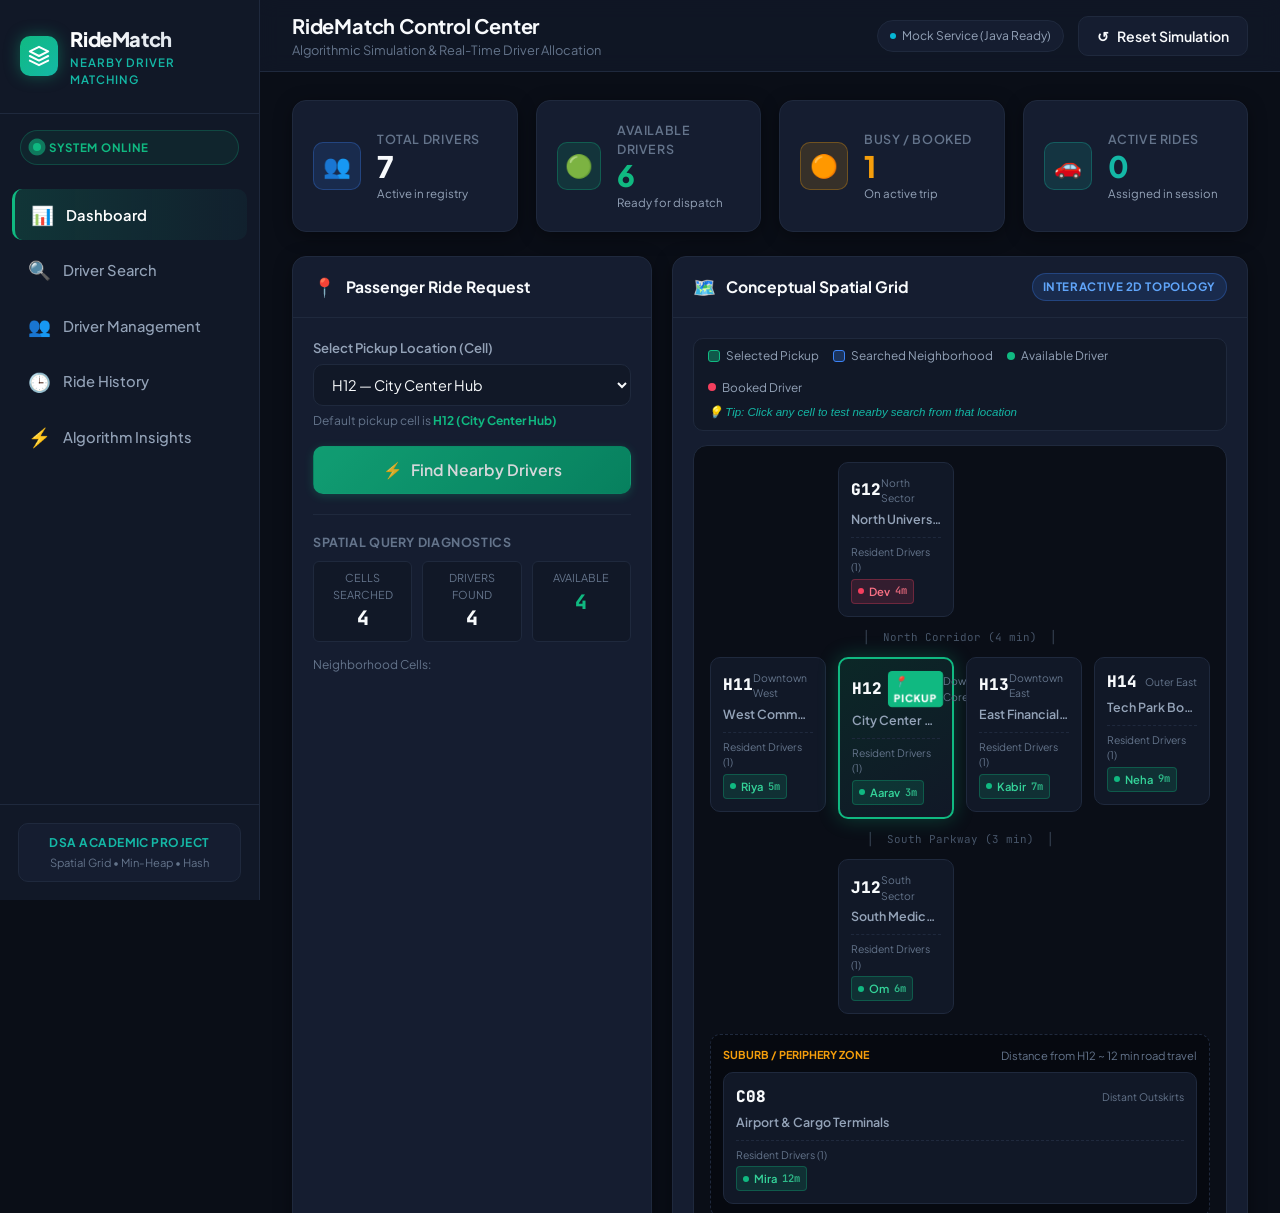
<file: index.html>
<!DOCTYPE html>
<html lang="en">
<head>
    <meta charset="UTF-8">
    <meta http-equiv="refresh" content="0; url=frontend/index.html">
    <title>Redirecting to RideMatch...</title>
</head>
<body style="background:#0a0e17; color:#f8fafc; font-family:sans-serif; text-align:center; padding-top:20vh;">
    <h2>Starting RideMatch — Nearby Driver Matching System...</h2>
    <p>If you are not redirected automatically, <a href="frontend/index.html" style="color:#10b981;">click here to launch the application</a>.</p>
</body>
</html>
</file>
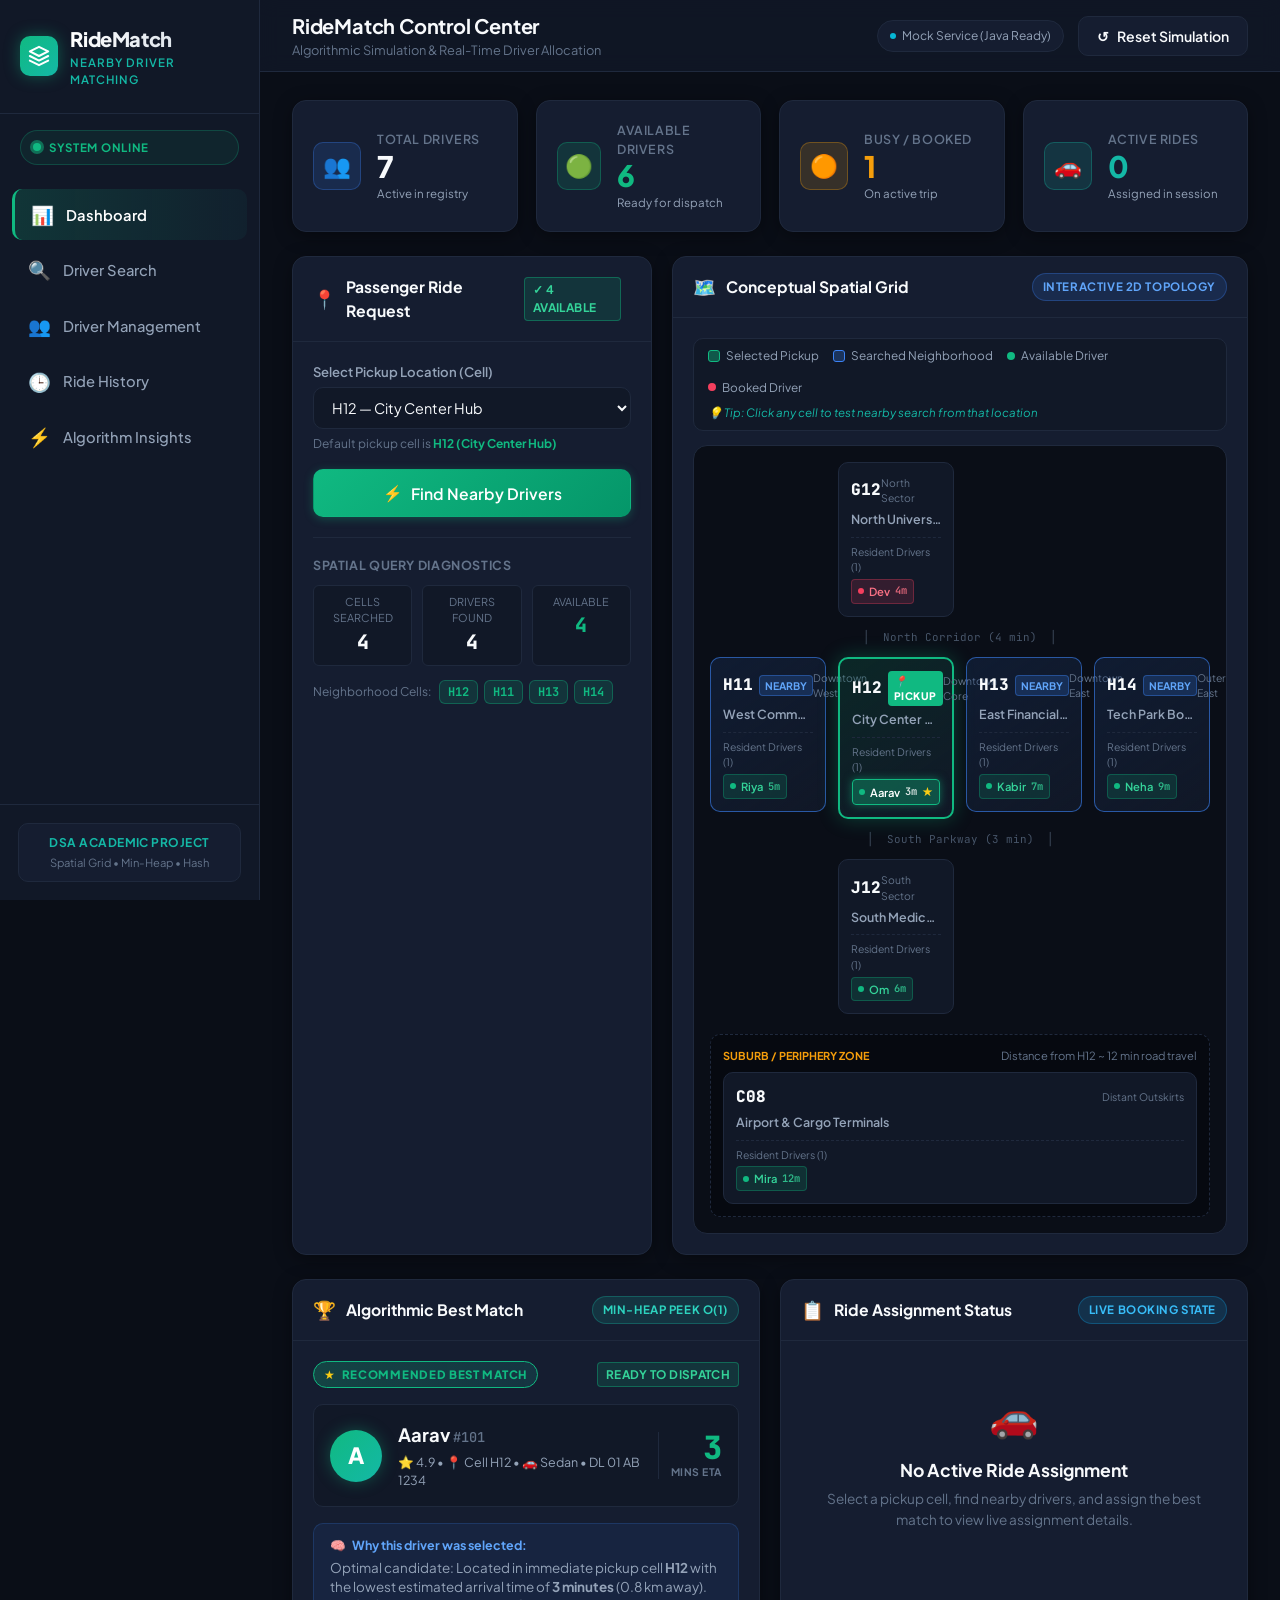
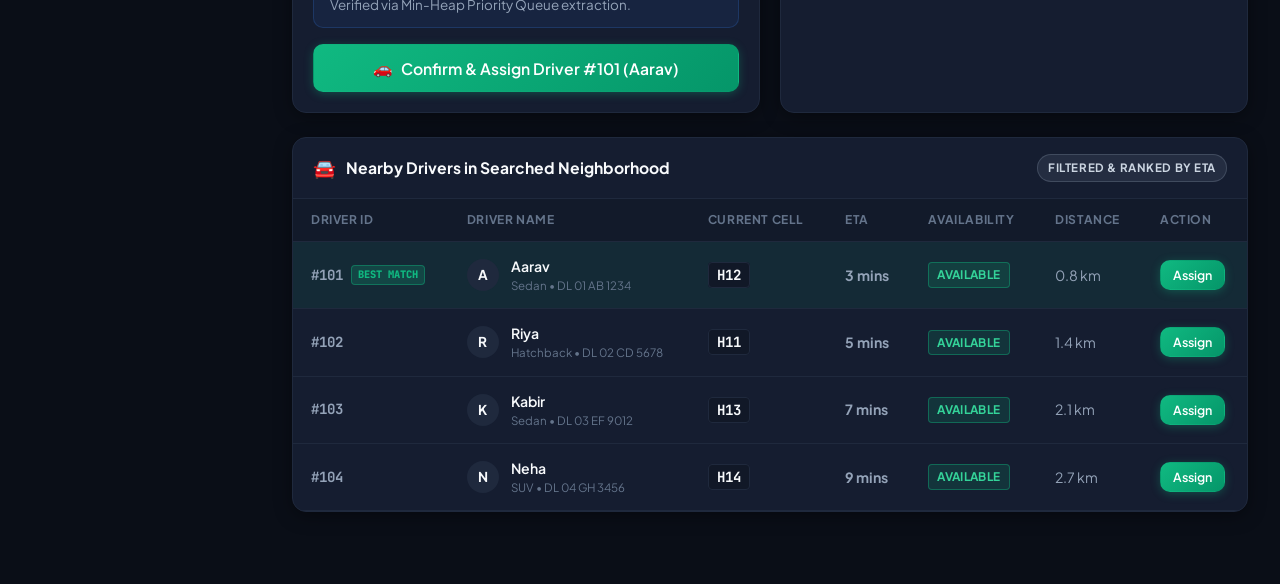
<file: frontend/index.html>
<!DOCTYPE html>
<html lang="en">
<head>
    <meta charset="UTF-8">
    <meta name="viewport" content="width=device-width, initial-scale=1.0">
    <title>RideMatch — Nearby Driver Matching System</title>
    <link rel="preconnect" href="https://fonts.googleapis.com">
    <link rel="preconnect" href="https://fonts.gstatic.com" crossorigin>
    <link href="https://fonts.googleapis.com/css2?family=Plus+Jakarta+Sans:wght@400;500;600;700;800&family=JetBrains+Mono:wght@400;500;600&display=swap" rel="stylesheet">
    <link rel="stylesheet" href="css/style.css">
</head>
<body class="dark-theme">
    <div class="app-layout">
        <!-- Sidebar Backdrop for Mobile -->
        <div id="sidebarBackdrop" class="sidebar-backdrop"></div>

        <!-- Sidebar Navigation -->
        <aside class="app-sidebar">
            <div class="sidebar-brand">
                <div class="brand-logo-icon">
                    <svg viewBox="0 0 24 24" fill="none" stroke="currentColor" stroke-width="2.2" stroke-linecap="round" stroke-linejoin="round">
                        <polygon points="12 2 2 7 12 12 22 7 12 2"></polygon>
                        <polyline points="2 17 12 22 22 17"></polyline>
                        <polyline points="2 12 12 17 22 12"></polyline>
                    </svg>
                </div>
                <div class="brand-text">
                    <h1 class="brand-title">RideMatch</h1>
                    <span class="brand-subtitle">Nearby Driver Matching</span>
                </div>
            </div>

            <!-- Status Indicator -->
            <div class="system-status-chip">
                <span class="status-pulse-dot"></span>
                <span class="status-text">SYSTEM ONLINE</span>
            </div>

            <!-- Navigation Links -->
            <nav class="sidebar-nav">
                <a href="#dashboard" class="nav-item active" data-section="dashboard">
                    <span class="nav-icon">📊</span>
                    <span class="nav-label">Dashboard</span>
                </a>
                <a href="#driver-search" class="nav-item" data-section="driver-search">
                    <span class="nav-icon">🔍</span>
                    <span class="nav-label">Driver Search</span>
                </a>
                <a href="#driver-management" class="nav-item" data-section="driver-management">
                    <span class="nav-icon">👥</span>
                    <span class="nav-label">Driver Management</span>
                </a>
                <a href="#ride-history" class="nav-item" data-section="ride-history">
                    <span class="nav-icon">🕒</span>
                    <span class="nav-label">Ride History</span>
                </a>
                <a href="#algorithm-insights" class="nav-item" data-section="algorithm-insights">
                    <span class="nav-icon">⚡</span>
                    <span class="nav-label">Algorithm Insights</span>
                </a>
            </nav>

            <!-- Sidebar Footer Info -->
            <div class="sidebar-footer">
                <div class="dsa-badge">
                    <span class="dsa-badge-title">DSA Academic Project</span>
                    <span class="dsa-badge-sub">Spatial Grid • Min-Heap • Hash</span>
                </div>
            </div>
        </aside>

        <!-- Main Content Area -->
        <main class="app-main">
            <!-- Global Top Header -->
            <header class="app-header">
                <div class="header-left">
                    <button id="mobileMenuToggle" class="mobile-menu-btn" aria-label="Toggle Navigation">
                        <span></span>
                        <span></span>
                        <span></span>
                    </button>
                    <div>
                        <h2 class="header-heading">RideMatch Control Center</h2>
                        <p class="header-sub">Algorithmic Simulation & Real-Time Driver Allocation</p>
                    </div>
                </div>
                <div class="header-actions">
                    <div class="backend-status-pill" title="Architecture ready for Java + MySQL REST API">
                        <span class="pill-dot"></span>
                        <span class="pill-text">Mock Service (Java Ready)</span>
                    </div>
                    <button id="resetSimulationBtn" class="btn btn-secondary" title="Restore initial canonical dataset">
                        <span class="btn-icon">↺</span> Reset Simulation
                    </button>
                </div>
            </header>

            <!-- SCROLLABLE CONTENT BODY -->
            <div class="content-scrollable">

                <!-- ============================================== -->
                <!-- SECTION 1: DASHBOARD (MAIN OVERVIEW)          -->
                <!-- ============================================== -->
                <section id="section-dashboard" class="main-section">
                    <!-- Statistics Row -->
                    <div class="stats-grid">
                        <div class="stat-card">
                            <div class="stat-icon-wrapper icon-blue">👥</div>
                            <div class="stat-content">
                                <span class="stat-label">Total Drivers</span>
                                <span id="statTotalDrivers" class="stat-value">7</span>
                                <span class="stat-footnote">Active in registry</span>
                            </div>
                        </div>
                        <div class="stat-card">
                            <div class="stat-icon-wrapper icon-green">🟢</div>
                            <div class="stat-content">
                                <span class="stat-label">Available Drivers</span>
                                <span id="statAvailableDrivers" class="stat-value highlight-green">6</span>
                                <span class="stat-footnote">Ready for dispatch</span>
                            </div>
                        </div>
                        <div class="stat-card">
                            <div class="stat-icon-wrapper icon-amber">🟠</div>
                            <div class="stat-content">
                                <span class="stat-label">Busy / Booked</span>
                                <span id="statBusyDrivers" class="stat-value highlight-amber">1</span>
                                <span class="stat-footnote">On active trip</span>
                            </div>
                        </div>
                        <div class="stat-card">
                            <div class="stat-icon-wrapper icon-teal">🚗</div>
                            <div class="stat-content">
                                <span class="stat-label">Active Rides</span>
                                <span id="statActiveRides" class="stat-value highlight-teal">0</span>
                                <span class="stat-footnote">Assigned in session</span>
                            </div>
                        </div>
                    </div>

                    <!-- Search Animation Progress (Hidden by default) -->
                    <div id="searchAnimationContainer" class="search-animation-box hidden">
                        <div class="search-animation-content">
                            <div class="spinner-dot"></div>
                            <span id="searchAnimationText" class="anim-step-text">Searching nearby cells...</span>
                        </div>
                        <div class="search-progress-track">
                            <div id="searchProgressBar" class="search-progress-fill" style="width: 20%;"></div>
                        </div>
                    </div>

                    <!-- Interactive Map Grid & Passenger Request Row -->
                    <div class="dashboard-grid-row">
                        <!-- Passenger Ride Request Card -->
                        <div class="dashboard-card request-panel-card">
                            <div class="card-header">
                                <div class="card-title-group">
                                    <span class="card-icon">📍</span>
                                    <h3 class="card-title">Passenger Ride Request</h3>
                                </div>
                                <span id="searchStatusBadge" class="header-badge"></span>
                            </div>
                            <div class="card-body">
                                <div class="form-group">
                                    <label for="pickupCellSelect" class="form-label">Select Pickup Location (Cell)</label>
                                    <div class="select-wrapper">
                                        <select id="pickupCellSelect" class="form-select"></select>
                                    </div>
                                    <span class="field-hint">Default pickup cell is <strong>H12 (City Center Hub)</strong></span>
                                </div>

                                <button id="findNearbyDriversBtn" class="btn btn-primary btn-block btn-lg">
                                    <span class="btn-icon">⚡</span> Find Nearby Drivers
                                </button>

                                <!-- Live Search Metrics -->
                                <div class="search-metrics-panel">
                                    <h4 class="metrics-title">Spatial Query Diagnostics</h4>
                                    <div class="metrics-grid">
                                        <div class="metric-item">
                                            <span class="metric-label">Cells Searched</span>
                                            <span id="metricSearchedCells" class="metric-val">4</span>
                                        </div>
                                        <div class="metric-item">
                                            <span class="metric-label">Drivers Found</span>
                                            <span id="metricTotalFound" class="metric-val">4</span>
                                        </div>
                                        <div class="metric-item">
                                            <span class="metric-label">Available</span>
                                            <span id="metricAvailableFound" class="metric-val highlight-green">4</span>
                                        </div>
                                    </div>
                                    <div class="searched-cells-wrapper">
                                        <span class="searched-cells-label">Neighborhood Cells:</span>
                                        <div id="searchedCellsList" class="cells-tags-list"></div>
                                    </div>
                                </div>
                            </div>
                        </div>

                        <!-- Conceptual Urban Grid Visualizer -->
                        <div class="dashboard-card grid-visualizer-card">
                            <div class="card-header">
                                <div class="card-title-group">
                                    <span class="card-icon">🗺️</span>
                                    <h3 class="card-title">Conceptual Spatial Grid</h3>
                                </div>
                                <span class="header-badge badge-info">Interactive 2D Topology</span>
                            </div>
                            <div class="card-body">
                                <div id="cityGridContainer" class="grid-canvas-container">
                                    <!-- Rendered dynamically by GridVisualizer -->
                                </div>
                            </div>
                        </div>
                    </div>

                    <!-- Matching Results Row: Best Match & Nearby Candidates -->
                    <div class="dashboard-grid-row match-results-row">
                        <!-- Best Match Panel -->
                        <div class="dashboard-card best-match-card">
                            <div class="card-header">
                                <div class="card-title-group">
                                    <span class="card-icon">🏆</span>
                                    <h3 class="card-title">Algorithmic Best Match</h3>
                                </div>
                                <span class="header-badge badge-teal">Min-Heap Peek O(1)</span>
                            </div>
                            <div id="bestMatchCardContainer" class="card-body">
                                <!-- Populated dynamically by app.js -->
                            </div>
                        </div>

                        <!-- Live Ride Assignment Status Panel -->
                        <div class="dashboard-card ride-assignment-card">
                            <div class="card-header">
                                <div class="card-title-group">
                                    <span class="card-icon">📋</span>
                                    <h3 class="card-title">Ride Assignment Status</h3>
                                </div>
                                <span class="header-badge badge-blue">Live Booking State</span>
                            </div>
                            <div id="rideAssignmentCard" class="card-body">
                                <div class="empty-state-small">
                                    <div class="empty-icon">🚗</div>
                                    <h4>No Active Ride Assignment</h4>
                                    <p>Select a pickup cell, find nearby drivers, and assign the best match to view live assignment details.</p>
                                </div>
                            </div>
                        </div>
                    </div>

                    <!-- Nearby Drivers Table -->
                    <div class="dashboard-card full-width-card">
                        <div class="card-header">
                            <div class="card-title-group">
                                <span class="card-icon">🚘</span>
                                <h3 class="card-title">Nearby Drivers in Searched Neighborhood</h3>
                            </div>
                            <span class="header-badge badge-secondary">Filtered & Ranked by ETA</span>
                        </div>
                        <div class="card-body no-padding">
                            <div id="nearbyDriversTableWrapper" class="table-responsive">
                                <table class="data-table">
                                    <thead>
                                        <tr>
                                            <th>Driver ID</th>
                                            <th>Driver Name</th>
                                            <th>Current Cell</th>
                                            <th>ETA</th>
                                            <th>Availability</th>
                                            <th>Distance</th>
                                            <th>Action</th>
                                        </tr>
                                    </thead>
                                    <tbody id="nearbyDriversTableBody">
                                        <!-- Dynamically generated rows -->
                                    </tbody>
                                </table>
                            </div>
                            <div id="nearbyDriversEmptyState" class="empty-state-large hidden">
                                <div class="empty-icon">🔍</div>
                                <h4>No Drivers Found in Neighborhood</h4>
                                <p>There are no drivers currently stationed in the searched geographical cells.</p>
                            </div>
                        </div>
                    </div>
                </section>

                <!-- ============================================== -->
                <!-- SECTION 2: DEDICATED DRIVER SEARCH WORKBENCH   -->
                <!-- ============================================== -->
                <section id="section-driver-search" class="main-section hidden">
                    <div class="section-hero">
                        <div class="hero-content">
                            <h2 class="section-title">Driver Search Workbench</h2>
                            <p class="section-desc">Interactive execution of the multi-stage matching pipeline: Spatial Query → Driver Retrieval → Availability Pruning → Min-Heap Priority Queue Extraction.</p>
                        </div>
                    </div>

                    <div class="workbench-control-card">
                        <div class="workbench-form-inline">
                            <div class="form-group flex-1">
                                <label for="searchWorkbenchCellSelect" class="form-label">Pickup Location Cell</label>
                                <select id="searchWorkbenchCellSelect" class="form-select"></select>
                            </div>
                            <div class="form-group">
                                <label class="form-label">&nbsp;</label>
                                <button id="workbenchRunSearchBtn" class="btn btn-primary btn-lg">
                                    <span>⚡</span> Run Full Matching Pipeline
                                </button>
                            </div>
                        </div>
                        <div id="workbenchResultDetails" class="workbench-details-slot"></div>
                    </div>

                    <!-- 5-Step Pipeline Visualizer -->
                    <div class="pipeline-visual-wrapper">
                        <h3 class="pipeline-title">Algorithmic Matching Pipeline Architecture</h3>
                        <div class="pipeline-steps-grid">
                            <div class="pipeline-step-card">
                                <div class="step-num">01</div>
                                <h4 class="step-title">Spatial Partitioning</h4>
                                <p class="step-text">Maps pickup cell coordinates to immediate neighborhood radius via spatial adjacency map.</p>
                                <div class="step-badge">O(1) Adjacency</div>
                            </div>
                            <div class="pipeline-step-card">
                                <div class="step-num">02</div>
                                <h4 class="step-title">Cell Bucket Lookup</h4>
                                <p class="step-text">Retrieves drivers stationed within target cells, avoiding city-wide linear scan.</p>
                                <div class="step-badge">O(K • d) Lookup</div>
                            </div>
                            <div class="pipeline-step-card">
                                <div class="step-num">03</div>
                                <h4 class="step-title">Availability Filter</h4>
                                <p class="step-text">Excludes BOOKED drivers (e.g., Driver 105 Dev). Preserves only dispatch-ready candidates.</p>
                                <div class="step-badge">O(M) Pruning</div>
                            </div>
                            <div class="pipeline-step-card">
                                <div class="step-num">04</div>
                                <h4 class="step-title">Min-Heap Ranking</h4>
                                <p class="step-text">Constructs binary min-heap keyed on driver ETA in minutes for optimal sorting.</p>
                                <div class="step-badge">O(M) Heapify</div>
                            </div>
                            <div class="pipeline-step-card step-highlight">
                                <div class="step-num">05</div>
                                <h4 class="step-title">Best Match Selection</h4>
                                <p class="step-text">Root driver extracted via peek/extract-min representing minimum ETA match.</p>
                                <div class="step-badge badge-green">O(1) Best Match</div>
                            </div>
                        </div>
                    </div>
                </section>

                <!-- ============================================== -->
                <!-- SECTION 3: DRIVER MANAGEMENT                   -->
                <!-- ============================================== -->
                <section id="section-driver-management" class="main-section hidden">
                    <div class="management-header-bar">
                        <div>
                            <h2 class="section-title">Driver Fleet Management</h2>
                            <p class="section-desc">Manage all 7 fleet drivers, filter statuses, inspect ETAs, or add new test drivers.</p>
                        </div>
                        <button id="addDriverBtn" class="btn btn-primary">
                            <span class="btn-icon">+</span> Add New Driver
                        </button>
                    </div>

                    <!-- Filter Controls -->
                    <div class="filter-toolbar">
                        <div class="search-input-box">
                            <span class="search-icon">🔍</span>
                            <input type="text" id="driverSearchInput" class="form-input" placeholder="Search by name, driver ID (#101), or cell...">
                        </div>
                        <div class="filter-dropdown-box">
                            <label for="driverStatusFilter" class="filter-label">Status:</label>
                            <select id="driverStatusFilter" class="form-select form-select-sm">
                                <option value="ALL">All Statuses</option>
                                <option value="AVAILABLE">Available Only</option>
                                <option value="BOOKED">Booked Only</option>
                            </select>
                        </div>
                    </div>

                    <!-- Fleet Table -->
                    <div class="dashboard-card full-width-card">
                        <div class="card-body no-padding">
                            <div class="table-responsive">
                                <table class="data-table">
                                    <thead>
                                        <tr>
                                            <th>ID</th>
                                            <th>Driver Name</th>
                                            <th>Cell</th>
                                            <th>ETA</th>
                                            <th>Status</th>
                                            <th>Rating</th>
                                            <th>Actions</th>
                                        </tr>
                                    </thead>
                                    <tbody id="driverManagementTableBody">
                                        <!-- Rendered dynamically -->
                                    </tbody>
                                </table>
                            </div>
                            <div id="driverManagementEmptyState" class="empty-state-large hidden">
                                <div class="empty-icon">👥</div>
                                <h4>No Drivers Match Your Query</h4>
                                <p>Try clearing filters or search terms.</p>
                            </div>
                        </div>
                    </div>
                </section>

                <!-- ============================================== -->
                <!-- SECTION 4: RIDE HISTORY                        -->
                <!-- ============================================== -->
                <section id="section-ride-history" class="main-section hidden">
                    <div class="section-hero">
                        <div class="hero-content">
                            <h2 class="section-title">Simulated Ride History</h2>
                            <p class="section-desc">Log of all rides booked during this simulation session. Cleared upon clicking Reset Simulation.</p>
                        </div>
                    </div>

                    <div class="dashboard-card full-width-card">
                        <div class="card-body no-padding">
                            <div class="table-responsive">
                                <table class="data-table">
                                    <thead>
                                        <tr>
                                            <th>Ride ID</th>
                                            <th>Pickup Cell</th>
                                            <th>Assigned Driver</th>
                                            <th>Assigned ETA</th>
                                            <th>Status</th>
                                            <th>Booking Timestamp</th>
                                        </tr>
                                    </thead>
                                    <tbody id="rideHistoryTableBody">
                                        <!-- Populated dynamically -->
                                    </tbody>
                                </table>
                            </div>
                            <div id="rideHistoryEmptyState" class="empty-state-large">
                                <div class="empty-icon">🕒</div>
                                <h4>No Rides Booked Yet</h4>
                                <p>Assign a driver from the Dashboard or Search view to see ride records appear here.</p>
                            </div>
                        </div>
                    </div>
                </section>

                <!-- ============================================== -->
                <!-- SECTION 5: ALGORITHM INSIGHTS (DSA DEEP DIVE)  -->
                <!-- ============================================== -->
                <section id="section-algorithm-insights" class="main-section hidden">
                    <div class="section-hero">
                        <div class="hero-content">
                            <h2 class="section-title">Data Structures & Algorithm Insights</h2>
                            <p class="section-desc">Academic breakdown of the computational principles powering RideMatch's nearby driver matching engine.</p>
                        </div>
                    </div>

                    <!-- DSA Concept Cards Grid -->
                    <div class="dsa-cards-grid">
                        <!-- Concept A: Spatial Grid -->
                        <div class="dsa-card">
                            <div class="dsa-card-top">
                                <span class="dsa-tag">Spatial Partitioning</span>
                                <span class="complexity-pill">O(K) vs O(N)</span>
                            </div>
                            <h3 class="dsa-title">A. Spatial Grid & Cell Clustering</h3>
                            <p class="dsa-text">
                                In large cities with tens of thousands of drivers, performing a linear scan over all drivers has a complexity of <code>O(N)</code>.
                                RideMatch divides geographic space into discrete cells (e.g., <strong>H11, H12, H13</strong>). When a passenger requests a ride, only the passenger's cell and immediate neighbor cells <code>(K cells)</code> are queried.
                            </p>
                            <div class="dsa-complexity-box">
                                <div class="comp-row">
                                    <span>Time Complexity:</span>
                                    <strong>O(K • d)</strong> <small>(where d = drivers/cell)</small>
                                </div>
                                <div class="comp-row">
                                    <span>Space Complexity:</span>
                                    <strong>O(N)</strong> <small>(inverted index grid)</small>
                                </div>
                            </div>
                        </div>

                        <!-- Concept B: Hash Table -->
                        <div class="dsa-card">
                            <div class="dsa-card-top">
                                <span class="dsa-tag">Hash Indexing</span>
                                <span class="complexity-pill">Expected O(1)</span>
                            </div>
                            <h3 class="dsa-title">B. Hash Table Driver Registry</h3>
                            <p class="dsa-text">
                                Driver records are stored in a key-value Hash Table indexed by <code>Driver ID</code>.
                                When an assignment occurs or driver details are updated, the driver is located in <code>O(1)</code> average time rather than searching through an unsorted array in <code>O(N)</code>.
                            </p>
                            <div class="dsa-complexity-box">
                                <div class="comp-row">
                                    <span>Driver ID Lookup:</span>
                                    <strong>O(1) average</strong>
                                </div>
                                <div class="comp-row">
                                    <span>Status Update:</span>
                                    <strong>O(1) average</strong>
                                </div>
                            </div>
                        </div>

                        <!-- Concept C: Min-Heap / Priority Queue -->
                        <div class="dsa-card">
                            <div class="dsa-card-top">
                                <span class="dsa-tag">Priority Queue</span>
                                <span class="complexity-pill">O(log M) / O(1)</span>
                            </div>
                            <h3 class="dsa-title">C. Min-Heap / Priority Queue</h3>
                            <p class="dsa-text">
                                To select the driver with the minimum ETA, available candidates are inserted into a Binary Min-Heap where each parent node has an ETA less than or equal to its children.
                                The root element is retrieved in <code>O(1)</code> time, guaranteeing the fastest possible match.
                            </p>
                            <div class="dsa-complexity-box">
                                <div class="comp-row">
                                    <span>Build Heap (Heapify):</span>
                                    <strong>O(M)</strong>
                                </div>
                                <div class="comp-row">
                                    <span>Peek Best Match:</span>
                                    <strong>O(1)</strong>
                                </div>
                                <div class="comp-row">
                                    <span>Extract Min:</span>
                                    <strong>O(log M)</strong>
                                </div>
                            </div>
                        </div>

                        <!-- Concept D: Graph & Dijkstra -->
                        <div class="dsa-card">
                            <div class="dsa-card-top">
                                <span class="dsa-tag">Graph Theory</span>
                                <span class="complexity-pill">O((V + E) log V)</span>
                            </div>
                            <h3 class="dsa-title">D. Graph & Dijkstra's Algorithm</h3>
                            <p class="dsa-text">
                                Real road networks are modeled as weighted directed graphs where intersections represent vertices <code>(V)</code> and road segments represent edges <code>(E)</code> with travel time weights.
                                Dijkstra's algorithm with a priority queue determines the shortest driving path between cells.
                            </p>
                            <div class="dsa-complexity-box">
                                <div class="comp-row">
                                    <span>Shortest Path:</span>
                                    <strong>O((V + E) log V)</strong>
                                </div>
                                <div class="comp-row">
                                    <span>Graph Space:</span>
                                    <strong>O(V + E)</strong>
                                </div>
                            </div>
                        </div>
                    </div>

                    <!-- Live Min-Heap Interactive Visualizer -->
                    <div class="dashboard-card full-width-card mt-4">
                        <div class="card-header">
                            <div class="card-title-group">
                                <span class="card-icon">🌲</span>
                                <h3 class="card-title">Live Min-Heap Inspection for Current Pickup Cell</h3>
                            </div>
                            <span class="header-badge badge-teal">Dynamic Memory State</span>
                        </div>
                        <div class="card-body">
                            <div id="liveHeapVisualizer" class="heap-visualizer-container">
                                <!-- Populated dynamically by app.js -->
                            </div>
                        </div>
                    </div>

                    <!-- Algorithm Complexity Comparison Table -->
                    <div class="dashboard-card full-width-card mt-4">
                        <div class="card-header">
                            <div class="card-title-group">
                                <span class="card-icon">📊</span>
                                <h3 class="card-title">Comparative Complexity Analysis</h3>
                            </div>
                            <span class="header-badge badge-info">Algorithm Summary</span>
                        </div>
                        <div class="card-body no-padding">
                            <div class="table-responsive">
                                <table class="data-table">
                                    <thead>
                                        <tr>
                                            <th>Component / Task</th>
                                            <th>Data Structure</th>
                                            <th>Best Case</th>
                                            <th>Average Case</th>
                                            <th>Worst Case</th>
                                            <th>Space Complexity</th>
                                        </tr>
                                    </thead>
                                    <tbody>
                                        <tr>
                                            <td><strong>Driver ID Lookup</strong></td>
                                            <td>Hash Table (Map)</td>
                                            <td>O(1)</td>
                                            <td>O(1)</td>
                                            <td>O(N)</td>
                                            <td>O(N)</td>
                                        </tr>
                                        <tr>
                                            <td><strong>Nearby Area Query</strong></td>
                                            <td>Spatial Grid / Bucket Map</td>
                                            <td>O(1)</td>
                                            <td>O(K • d)</td>
                                            <td>O(N)</td>
                                            <td>O(N)</td>
                                        </tr>
                                        <tr>
                                            <td><strong>ETA Min Ranking</strong></td>
                                            <td>Binary Min-Heap</td>
                                            <td>O(1) peek</td>
                                            <td>O(log M) extract</td>
                                            <td>O(log M)</td>
                                            <td>O(M)</td>
                                        </tr>
                                        <tr>
                                            <td><strong>Road Route Traversal</strong></td>
                                            <td>Weighted Graph (Dijkstra)</td>
                                            <td>O(V log V)</td>
                                            <td>O((V + E) log V)</td>
                                            <td>O((V + E) log V)</td>
                                            <td>O(V + E)</td>
                                        </tr>
                                    </tbody>
                                </table>
                            </div>
                        </div>
                    </div>
                </section>
            </div>
        </main>
    </div>

    <!-- ============================================== -->
    <!-- MODALS                                         -->
    <!-- ============================================== -->

    <!-- Add Driver Modal -->
    <div id="addDriverModal" class="app-modal">
        <div class="modal-backdrop"></div>
        <div class="modal-dialog">
            <div class="modal-header">
                <h3 class="modal-title">Add New Demo Driver</h3>
                <button class="modal-close-btn" aria-label="Close Modal">&times;</button>
            </div>
            <form id="addDriverForm">
                <div class="modal-body">
                    <div class="form-grid">
                        <div class="form-group">
                            <label for="newDriverId" class="form-label">Driver ID *</label>
                            <input type="text" id="newDriverId" class="form-input" placeholder="e.g. 108" required>
                        </div>
                        <div class="form-group">
                            <label for="newDriverName" class="form-label">Driver Name *</label>
                            <input type="text" id="newDriverName" class="form-input" placeholder="e.g. Vikram" required>
                        </div>
                    </div>
                    <div class="form-grid">
                        <div class="form-group">
                            <label for="newDriverCell" class="form-label">Stationed Cell *</label>
                            <select id="newDriverCell" class="form-select" required></select>
                        </div>
                        <div class="form-group">
                            <label for="newDriverEta" class="form-label">ETA (Minutes) *</label>
                            <input type="number" id="newDriverEta" class="form-input" min="1" max="60" placeholder="e.g. 4" required>
                        </div>
                    </div>
                    <div class="form-grid">
                        <div class="form-group">
                            <label for="newDriverStatus" class="form-label">Initial Status</label>
                            <select id="newDriverStatus" class="form-select">
                                <option value="AVAILABLE" selected>AVAILABLE</option>
                                <option value="BOOKED">BOOKED</option>
                            </select>
                        </div>
                        <div class="form-group">
                            <label for="newDriverVehicle" class="form-label">Vehicle Info</label>
                            <input type="text" id="newDriverVehicle" class="form-input" placeholder="e.g. Sedan • DL 08 Z 1122">
                        </div>
                    </div>
                </div>
                <div class="modal-footer">
                    <button type="button" class="btn btn-secondary modal-close-btn">Cancel</button>
                    <button type="submit" class="btn btn-primary">Save Driver</button>
                </div>
            </form>
        </div>
    </div>

    <!-- Edit Driver Modal -->
    <div id="editDriverModal" class="app-modal">
        <div class="modal-backdrop"></div>
        <div class="modal-dialog">
            <div class="modal-header">
                <h3 class="modal-title">Edit Driver <span id="editDriverIdDisplay"></span></h3>
                <button class="modal-close-btn" aria-label="Close Modal">&times;</button>
            </div>
            <form id="editDriverForm">
                <div class="modal-body">
                    <div class="form-group">
                        <label for="editDriverName" class="form-label">Driver Name</label>
                        <input type="text" id="editDriverName" class="form-input" required>
                    </div>
                    <div class="form-grid">
                        <div class="form-group">
                            <label for="editDriverCell" class="form-label">Stationed Cell</label>
                            <select id="editDriverCell" class="form-select" required></select>
                        </div>
                        <div class="form-group">
                            <label for="editDriverEta" class="form-label">ETA (Minutes)</label>
                            <input type="number" id="editDriverEta" class="form-input" min="1" max="60" required>
                        </div>
                    </div>
                    <div class="form-grid">
                        <div class="form-group">
                            <label for="editDriverStatus" class="form-label">Availability Status</label>
                            <select id="editDriverStatus" class="form-select">
                                <option value="AVAILABLE">AVAILABLE</option>
                                <option value="BOOKED">BOOKED</option>
                            </select>
                        </div>
                        <div class="form-group">
                            <label for="editDriverVehicle" class="form-label">Vehicle Info</label>
                            <input type="text" id="editDriverVehicle" class="form-input">
                        </div>
                    </div>
                </div>
                <div class="modal-footer">
                    <button type="button" class="btn btn-secondary modal-close-btn">Cancel</button>
                    <button type="submit" class="btn btn-primary">Update Driver</button>
                </div>
            </form>
        </div>
    </div>

    <!-- Floating Toast Container -->
    <div id="toastContainer" class="toast-container"></div>

    <!-- SCRIPTS (Separated by Architectural Layers) -->
    <script src="js/data.js"></script>
    <script src="js/dsa.js"></script>
    <script src="js/apiService.js"></script>
    <script src="js/gridManager.js"></script>
    <script src="js/app.js"></script>
</body>
</html>
</file>
<file: frontend/css/style.css>
/**
 * RideMatch — Nearby Driver Matching System
 * Master CSS Design System
 * Dark Charcoal / Navy • Emerald / Teal Accent • Modern Finishes
 */

:root {
    /* Color Palette */
    --bg-base: #0a0e17;
    --bg-surface: #111827;
    --bg-card: #151d30;
    --bg-card-hover: #1c263d;
    --bg-card-active: #202c45;
    --border-subtle: #1f293d;
    --border-focus: #374151;
    --border-highlight: #10b98144;

    /* Accent Colors */
    --accent-emerald: #10b981;
    --accent-emerald-hover: #059669;
    --accent-emerald-glow: rgba(16, 185, 129, 0.25);
    --accent-teal: #14b8a6;
    --accent-blue: #3b82f6;
    --accent-blue-hover: #2563eb;
    --accent-cyan: #06b6d4;
    --accent-amber: #f59e0b;
    --accent-rose: #f43f5e;

    /* Typography Colors */
    --text-primary: #f8fafc;
    --text-secondary: #94a3b8;
    --text-muted: #64748b;
    --text-dim: #475569;

    /* Statuses */
    --status-avail-bg: rgba(16, 185, 129, 0.15);
    --status-avail-border: rgba(16, 185, 129, 0.4);
    --status-avail-text: #34d399;

    --status-booked-bg: rgba(244, 63, 94, 0.15);
    --status-booked-border: rgba(244, 63, 94, 0.4);
    --status-booked-text: #fb7185;

    /* Layout Spacing */
    --sidebar-width: 260px;
    --header-height: 72px;
    --radius-sm: 6px;
    --radius-md: 10px;
    --radius-lg: 14px;
    --radius-xl: 18px;

    /* Shadows */
    --shadow-card: 0 4px 20px -2px rgba(0, 0, 0, 0.45);
    --shadow-glow: 0 0 25px rgba(16, 185, 129, 0.2);
    --shadow-modal: 0 20px 40px -10px rgba(0, 0, 0, 0.8);

    /* Fonts */
    --font-main: 'Plus Jakarta Sans', -apple-system, BlinkMacSystemFont, "Segoe UI", Roboto, sans-serif;
    --font-mono: 'JetBrains Mono', Consolas, monospace;

    /* Transitions */
    --transition-fast: 0.15s ease;
    --transition-norm: 0.25s ease;
}

/* Base Reset */
*, *::before, *::after {
    box-sizing: border-box;
    margin: 0;
    padding: 0;
}

body.dark-theme {
    background-color: var(--bg-base);
    color: var(--text-primary);
    font-family: var(--font-main);
    line-height: 1.5;
    -webkit-font-smoothing: antialiased;
    overflow-x: hidden;
}

/* App Layout Grid */
.app-layout {
    display: flex;
    min-height: 100vh;
    width: 100vw;
    background-color: var(--bg-base);
}

/* ============================================================
   SIDEBAR NAVIGATION
============================================================ */
.app-sidebar {
    width: var(--sidebar-width);
    background-color: var(--bg-surface);
    border-right: 1px solid var(--border-subtle);
    display: flex;
    flex-direction: column;
    position: fixed;
    top: 0;
    bottom: 0;
    left: 0;
    z-index: 100;
    transition: transform var(--transition-norm);
}

.sidebar-brand {
    padding: 24px 20px;
    display: flex;
    align-items: center;
    gap: 12px;
    border-bottom: 1px solid var(--border-subtle);
}

.brand-logo-icon {
    width: 40px;
    height: 40px;
    background: linear-gradient(135deg, var(--accent-emerald), var(--accent-teal));
    border-radius: var(--radius-md);
    display: flex;
    align-items: center;
    justify-content: center;
    color: #ffffff;
    box-shadow: 0 0 16px rgba(16, 185, 129, 0.4);
}

.brand-logo-icon svg {
    width: 22px;
    height: 22px;
}

.brand-title {
    font-size: 1.25rem;
    font-weight: 800;
    letter-spacing: -0.02em;
    background: linear-gradient(to right, #ffffff, #cbd5e1);
    -webkit-background-clip: text;
    -webkit-text-fill-color: transparent;
}

.brand-subtitle {
    font-size: 0.72rem;
    text-transform: uppercase;
    letter-spacing: 0.08em;
    color: var(--accent-teal);
    font-weight: 600;
    display: block;
}

/* System Status Pill */
.system-status-chip {
    margin: 16px 20px 8px;
    padding: 8px 12px;
    background-color: rgba(16, 185, 129, 0.08);
    border: 1px solid rgba(16, 185, 129, 0.25);
    border-radius: 30px;
    display: flex;
    align-items: center;
    gap: 8px;
}

.status-pulse-dot {
    width: 8px;
    height: 8px;
    background-color: var(--accent-emerald);
    border-radius: 50%;
    position: relative;
}

.status-pulse-dot::after {
    content: '';
    position: absolute;
    top: -3px;
    left: -3px;
    right: -3px;
    bottom: -3px;
    border-radius: 50%;
    background-color: var(--accent-emerald);
    opacity: 0.5;
    animation: pulseGlow 2s infinite ease-out;
}

@keyframes pulseGlow {
    0% { transform: scale(1); opacity: 0.7; }
    100% { transform: scale(2.2); opacity: 0; }
}

.status-text {
    font-size: 0.72rem;
    font-weight: 700;
    letter-spacing: 0.06em;
    color: var(--accent-emerald);
}

/* Navigation Links */
.sidebar-nav {
    padding: 16px 12px;
    display: flex;
    flex-direction: column;
    gap: 4px;
    flex: 1;
    overflow-y: auto;
}

.nav-item {
    display: flex;
    align-items: center;
    gap: 12px;
    padding: 12px 16px;
    color: var(--text-secondary);
    text-decoration: none;
    font-size: 0.92rem;
    font-weight: 500;
    border-radius: var(--radius-md);
    transition: all var(--transition-fast);
}

.nav-item:hover {
    color: var(--text-primary);
    background-color: var(--bg-card);
}

.nav-item.active {
    color: #ffffff;
    background: linear-gradient(90deg, rgba(16, 185, 129, 0.18), rgba(20, 184, 166, 0.05));
    border-left: 3px solid var(--accent-emerald);
    font-weight: 600;
}

.nav-icon {
    font-size: 1.15rem;
}

/* Sidebar Footer */
.sidebar-footer {
    padding: 18px;
    border-top: 1px solid var(--border-subtle);
}

.dsa-badge {
    background-color: var(--bg-card);
    border: 1px solid var(--border-subtle);
    border-radius: var(--radius-md);
    padding: 10px 12px;
    text-align: center;
}

.dsa-badge-title {
    display: block;
    font-size: 0.75rem;
    font-weight: 700;
    color: var(--accent-teal);
    letter-spacing: 0.04em;
    text-transform: uppercase;
}

.dsa-badge-sub {
    display: block;
    font-size: 0.7rem;
    color: var(--text-muted);
    margin-top: 2px;
}

/* Backdrop */
.sidebar-backdrop {
    display: none;
    position: fixed;
    inset: 0;
    background: rgba(0, 0, 0, 0.65);
    backdrop-filter: blur(4px);
    z-index: 90;
}

/* ============================================================
   MAIN CONTENT & HEADER
============================================================ */
.app-main {
    margin-left: var(--sidebar-width);
    flex: 1;
    display: flex;
    flex-direction: column;
    min-height: 100vh;
    background-color: var(--bg-base);
}

.app-header {
    height: var(--header-height);
    background-color: rgba(17, 24, 39, 0.85);
    backdrop-filter: blur(10px);
    border-bottom: 1px solid var(--border-subtle);
    display: flex;
    align-items: center;
    justify-content: space-between;
    padding: 0 32px;
    position: sticky;
    top: 0;
    z-index: 80;
}

.header-left {
    display: flex;
    align-items: center;
    gap: 16px;
}

.mobile-menu-btn {
    display: none;
    flex-direction: column;
    gap: 4px;
    background: none;
    border: none;
    cursor: pointer;
    padding: 8px;
}

.mobile-menu-btn span {
    display: block;
    width: 22px;
    height: 2px;
    background-color: var(--text-primary);
    border-radius: 2px;
}

.header-heading {
    font-size: 1.25rem;
    font-weight: 700;
    color: var(--text-primary);
    letter-spacing: -0.01em;
}

.header-sub {
    font-size: 0.8rem;
    color: var(--text-muted);
}

.header-actions {
    display: flex;
    align-items: center;
    gap: 14px;
}

.backend-status-pill {
    display: flex;
    align-items: center;
    gap: 6px;
    padding: 6px 12px;
    background-color: var(--bg-card);
    border: 1px solid var(--border-subtle);
    border-radius: 20px;
    font-size: 0.75rem;
    color: var(--text-secondary);
}

.backend-status-pill .pill-dot {
    width: 6px;
    height: 6px;
    background-color: var(--accent-cyan);
    border-radius: 50%;
}

.content-scrollable {
    padding: 28px 32px 48px;
    flex: 1;
}

/* ============================================================
   BUTTONS & FORM CONTROLS
============================================================ */
.btn {
    display: inline-flex;
    align-items: center;
    justify-content: center;
    gap: 8px;
    font-family: var(--font-main);
    font-size: 0.88rem;
    font-weight: 600;
    padding: 10px 18px;
    border-radius: var(--radius-md);
    border: 1px solid transparent;
    cursor: pointer;
    transition: all var(--transition-fast);
    text-decoration: none;
    white-space: nowrap;
}

.btn-primary {
    background: linear-gradient(135deg, var(--accent-emerald), #059669);
    color: #ffffff;
    box-shadow: 0 2px 10px rgba(16, 185, 129, 0.3);
}

.btn-primary:hover:not(:disabled) {
    background: linear-gradient(135deg, #059669, #047857);
    box-shadow: 0 4px 14px rgba(16, 185, 129, 0.45);
    transform: translateY(-1px);
}

.btn-secondary {
    background-color: var(--bg-card);
    color: var(--text-primary);
    border: 1px solid var(--border-subtle);
}

.btn-secondary:hover:not(:disabled) {
    background-color: var(--bg-card-hover);
    border-color: var(--border-focus);
}

.btn-outline {
    background-color: transparent;
    border: 1px solid var(--border-subtle);
    color: var(--text-secondary);
}

.btn-outline:hover:not(:disabled) {
    color: var(--text-primary);
    border-color: var(--accent-emerald);
}

.btn-danger-outline {
    background-color: transparent;
    border: 1px solid rgba(244, 63, 94, 0.3);
    color: var(--accent-rose);
}

.btn-danger-outline:hover:not(:disabled) {
    background-color: rgba(244, 63, 94, 0.15);
    border-color: var(--accent-rose);
}

.btn-sm {
    padding: 6px 12px;
    font-size: 0.78rem;
}

.btn-lg {
    padding: 13px 24px;
    font-size: 0.98rem;
}

.btn-block {
    width: 100%;
}

.btn:disabled {
    opacity: 0.5;
    cursor: not-allowed;
    transform: none !important;
}

/* Forms */
.form-group {
    display: flex;
    flex-direction: column;
    gap: 6px;
    margin-bottom: 16px;
}

.form-label {
    font-size: 0.82rem;
    font-weight: 600;
    color: var(--text-secondary);
}

.form-input, .form-select {
    width: 100%;
    padding: 10px 14px;
    background-color: var(--bg-surface);
    border: 1px solid var(--border-subtle);
    border-radius: var(--radius-md);
    color: var(--text-primary);
    font-family: var(--font-main);
    font-size: 0.9rem;
    transition: all var(--transition-fast);
}

.form-input:focus, .form-select:focus {
    outline: none;
    border-color: var(--accent-emerald);
    box-shadow: 0 0 0 3px rgba(16, 185, 129, 0.2);
}

.form-select-sm {
    padding: 6px 12px;
    font-size: 0.8rem;
}

.field-hint {
    font-size: 0.75rem;
    color: var(--text-muted);
}

.field-hint strong {
    color: var(--accent-emerald);
}

/* ============================================================
   STATISTICS ROW
============================================================ */
.stats-grid {
    display: grid;
    grid-template-columns: repeat(4, 1fr);
    gap: 18px;
    margin-bottom: 24px;
}

.stat-card {
    background-color: var(--bg-card);
    border: 1px solid var(--border-subtle);
    border-radius: var(--radius-lg);
    padding: 20px;
    display: flex;
    align-items: center;
    gap: 16px;
    box-shadow: var(--shadow-card);
    transition: transform var(--transition-fast), border-color var(--transition-fast);
}

.stat-card:hover {
    transform: translateY(-2px);
    border-color: var(--border-focus);
}

.stat-icon-wrapper {
    width: 48px;
    height: 48px;
    border-radius: var(--radius-md);
    display: flex;
    align-items: center;
    justify-content: center;
    font-size: 1.4rem;
}

.icon-blue { background-color: rgba(59, 130, 246, 0.15); border: 1px solid rgba(59, 130, 246, 0.3); }
.icon-green { background-color: rgba(16, 185, 129, 0.15); border: 1px solid rgba(16, 185, 129, 0.3); }
.icon-amber { background-color: rgba(245, 158, 11, 0.15); border: 1px solid rgba(245, 158, 11, 0.3); }
.icon-teal { background-color: rgba(20, 184, 166, 0.15); border: 1px solid rgba(20, 184, 166, 0.3); }

.stat-content {
    display: flex;
    flex-direction: column;
}

.stat-label {
    font-size: 0.78rem;
    font-weight: 600;
    color: var(--text-muted);
    text-transform: uppercase;
    letter-spacing: 0.05em;
}

.stat-value {
    font-size: 1.85rem;
    font-weight: 800;
    line-height: 1.2;
    color: var(--text-primary);
}

.stat-footnote {
    font-size: 0.72rem;
    color: var(--text-secondary);
}

.highlight-green { color: var(--accent-emerald) !important; }
.highlight-amber { color: var(--accent-amber) !important; }
.highlight-teal { color: var(--accent-teal) !important; }

/* ============================================================
   SEARCH ANIMATION BANNER
============================================================ */
.search-animation-box {
    background: linear-gradient(90deg, #132238, #0e2722);
    border: 1px solid rgba(16, 185, 129, 0.35);
    border-radius: var(--radius-md);
    padding: 14px 20px;
    margin-bottom: 24px;
    animation: fadeIn var(--transition-fast);
}

.search-animation-content {
    display: flex;
    align-items: center;
    gap: 12px;
    margin-bottom: 10px;
}

.spinner-dot {
    width: 14px;
    height: 14px;
    border: 2px solid rgba(16, 185, 129, 0.3);
    border-top-color: var(--accent-emerald);
    border-radius: 50%;
    animation: spin 0.8s linear infinite;
}

@keyframes spin {
    to { transform: rotate(360deg); }
}

.anim-step-text {
    font-size: 0.88rem;
    font-weight: 600;
    color: var(--accent-emerald);
    font-family: var(--font-mono);
}

.search-progress-track {
    width: 100%;
    height: 6px;
    background-color: rgba(255, 255, 255, 0.1);
    border-radius: 3px;
    overflow: hidden;
}

.search-progress-fill {
    height: 100%;
    background: linear-gradient(90deg, var(--accent-teal), var(--accent-emerald));
    transition: width 0.15s ease;
}

/* ============================================================
   DASHBOARD CARDS
============================================================ */
.dashboard-grid-row {
    display: grid;
    grid-template-columns: 360px 1fr;
    gap: 20px;
    margin-bottom: 24px;
}

.match-results-row {
    grid-template-columns: 1fr 1fr;
}

.dashboard-card {
    background-color: var(--bg-card);
    border: 1px solid var(--border-subtle);
    border-radius: var(--radius-lg);
    box-shadow: var(--shadow-card);
    display: flex;
    flex-direction: column;
    overflow: hidden;
}

.full-width-card {
    grid-column: 1 / -1;
    margin-bottom: 24px;
}

.card-header {
    padding: 16px 20px;
    border-bottom: 1px solid var(--border-subtle);
    display: flex;
    align-items: center;
    justify-content: space-between;
}

.card-title-group {
    display: flex;
    align-items: center;
    gap: 10px;
}

.card-icon {
    font-size: 1.15rem;
}

.card-title {
    font-size: 0.98rem;
    font-weight: 700;
    color: var(--text-primary);
}

.card-body {
    padding: 20px;
    flex: 1;
}

.card-body.no-padding {
    padding: 0;
}

/* Header Badges */
.header-badge {
    font-size: 0.72rem;
    font-weight: 700;
    padding: 4px 10px;
    border-radius: 20px;
    text-transform: uppercase;
    letter-spacing: 0.05em;
}

.badge-info { background: rgba(59, 130, 246, 0.15); color: #60a5fa; border: 1px solid rgba(59, 130, 246, 0.3); }
.badge-teal { background: rgba(20, 184, 166, 0.15); color: #2dd4bf; border: 1px solid rgba(20, 184, 166, 0.3); }
.badge-blue { background: rgba(14, 165, 233, 0.15); color: #38bdf8; border: 1px solid rgba(14, 165, 233, 0.3); }
.badge-secondary { background: rgba(148, 163, 184, 0.12); color: #cbd5e1; border: 1px solid rgba(148, 163, 184, 0.25); }

/* Search Metrics Panel */
.search-metrics-panel {
    margin-top: 20px;
    padding-top: 18px;
    border-top: 1px solid var(--border-subtle);
}

.metrics-title {
    font-size: 0.78rem;
    text-transform: uppercase;
    letter-spacing: 0.05em;
    color: var(--text-muted);
    margin-bottom: 10px;
}

.metrics-grid {
    display: grid;
    grid-template-columns: repeat(3, 1fr);
    gap: 10px;
    margin-bottom: 14px;
}

.metric-item {
    background-color: var(--bg-surface);
    border: 1px solid var(--border-subtle);
    border-radius: var(--radius-sm);
    padding: 8px 10px;
    text-align: center;
}

.metric-label {
    display: block;
    font-size: 0.68rem;
    color: var(--text-muted);
    text-transform: uppercase;
}

.metric-val {
    display: block;
    font-size: 1.25rem;
    font-weight: 800;
    color: var(--text-primary);
    font-family: var(--font-mono);
}

.searched-cells-wrapper {
    display: flex;
    align-items: center;
    gap: 8px;
    flex-wrap: wrap;
}

.searched-cells-label {
    font-size: 0.75rem;
    color: var(--text-muted);
}

.cells-tags-list {
    display: flex;
    gap: 6px;
    flex-wrap: wrap;
}

.cell-tag {
    font-size: 0.75rem;
    font-weight: 700;
    font-family: var(--font-mono);
    padding: 2px 8px;
    background-color: rgba(16, 185, 129, 0.15);
    border: 1px solid rgba(16, 185, 129, 0.35);
    color: var(--accent-emerald);
    border-radius: var(--radius-sm);
}

/* ============================================================
   CONCEPTUAL SPATIAL GRID STYLING
============================================================ */
.conceptual-grid-layout {
    display: flex;
    flex-direction: column;
    gap: 14px;
}

.grid-legend-bar {
    display: flex;
    align-items: center;
    justify-content: space-between;
    padding: 8px 14px;
    background-color: var(--bg-surface);
    border: 1px solid var(--border-subtle);
    border-radius: var(--radius-md);
    flex-wrap: wrap;
    gap: 8px;
}

.legend-items {
    display: flex;
    align-items: center;
    gap: 14px;
    flex-wrap: wrap;
}

.legend-item {
    display: flex;
    align-items: center;
    gap: 6px;
    font-size: 0.74rem;
    color: var(--text-secondary);
}

.legend-box {
    width: 12px;
    height: 12px;
    border-radius: 3px;
}

.pickup-box {
    background-color: rgba(16, 185, 129, 0.4);
    border: 1px solid var(--accent-emerald);
}

.searched-box {
    background-color: rgba(59, 130, 246, 0.25);
    border: 1px solid var(--accent-blue);
}

.legend-dot {
    width: 8px;
    height: 8px;
    border-radius: 50%;
}

.dot-avail { background-color: var(--accent-emerald); }
.dot-busy { background-color: var(--accent-rose); }

.legend-tip {
    font-size: 0.72rem;
    color: var(--accent-teal);
    font-style: italic;
}

/* City Spatial Canvas */
.city-spatial-canvas {
    display: flex;
    flex-direction: column;
    gap: 10px;
    background-color: var(--bg-base);
    border: 1px solid var(--border-subtle);
    border-radius: var(--radius-lg);
    padding: 16px;
    position: relative;
}

.grid-row {
    display: grid;
    grid-template-columns: repeat(4, 1fr);
    gap: 12px;
}

.grid-cell-spacer {
    visibility: hidden;
}

.grid-cell-wrapper {
    min-width: 0;
}

.grid-cell-card {
    background-color: var(--bg-surface);
    border: 1px solid var(--border-subtle);
    border-radius: var(--radius-md);
    padding: 12px;
    cursor: pointer;
    transition: all var(--transition-fast);
    position: relative;
    user-select: none;
    min-height: 110px;
    display: flex;
    flex-direction: column;
    justify-content: space-between;
}

.grid-cell-card:hover {
    border-color: var(--border-focus);
    background-color: var(--bg-card-hover);
    transform: translateY(-2px);
}

.grid-cell-card.is-pickup {
    border: 2px solid var(--accent-emerald);
    background: linear-gradient(145deg, rgba(16, 185, 129, 0.15), var(--bg-surface));
    box-shadow: 0 0 20px rgba(16, 185, 129, 0.3);
}

.grid-cell-card.is-searched:not(.is-pickup) {
    border: 1.5px solid rgba(59, 130, 246, 0.6);
    background: linear-gradient(145deg, rgba(59, 130, 246, 0.12), var(--bg-surface));
}

.cell-header {
    display: flex;
    align-items: center;
    justify-content: space-between;
    margin-bottom: 4px;
}

.cell-id-badge {
    display: flex;
    align-items: center;
    gap: 6px;
}

.cell-code {
    font-size: 1rem;
    font-weight: 800;
    font-family: var(--font-mono);
    color: var(--text-primary);
}

.pickup-pill {
    font-size: 0.65rem;
    font-weight: 800;
    color: #ffffff;
    background-color: var(--accent-emerald);
    padding: 2px 6px;
    border-radius: 4px;
    letter-spacing: 0.04em;
    animation: bouncePill 1.5s infinite;
}

@keyframes bouncePill {
    0%, 100% { transform: scale(1); }
    50% { transform: scale(1.06); }
}

.searched-pill {
    font-size: 0.65rem;
    font-weight: 700;
    color: #60a5fa;
    background-color: rgba(59, 130, 246, 0.2);
    border: 1px solid rgba(59, 130, 246, 0.4);
    padding: 2px 5px;
    border-radius: 4px;
}

.cell-zone-tag {
    font-size: 0.65rem;
    color: var(--text-muted);
}

.cell-name {
    font-size: 0.78rem;
    font-weight: 600;
    color: var(--text-secondary);
    margin-bottom: 8px;
    white-space: nowrap;
    overflow: hidden;
    text-overflow: ellipsis;
}

.cell-drivers-container {
    border-top: 1px dashed var(--border-subtle);
    padding-top: 6px;
}

.cell-drivers-label {
    display: flex;
    align-items: center;
    justify-content: space-between;
    font-size: 0.65rem;
    color: var(--text-muted);
    margin-bottom: 4px;
}

.cell-driver-chips {
    display: flex;
    flex-wrap: wrap;
    gap: 4px;
}

.cell-driver-chip {
    display: inline-flex;
    align-items: center;
    gap: 5px;
    padding: 3px 6px;
    border-radius: 4px;
    font-size: 0.7rem;
    font-weight: 600;
}

.cell-driver-chip.badge-available {
    background-color: rgba(16, 185, 129, 0.15);
    border: 1px solid rgba(16, 185, 129, 0.3);
    color: #34d399;
}

.cell-driver-chip.badge-booked {
    background-color: rgba(244, 63, 94, 0.15);
    border: 1px solid rgba(244, 63, 94, 0.3);
    color: #fb7185;
}

.cell-driver-chip.is-best-match {
    background-color: rgba(16, 185, 129, 0.35);
    border: 1px solid var(--accent-emerald);
    color: #ffffff;
    box-shadow: 0 0 8px rgba(16, 185, 129, 0.5);
}

.best-badge-star {
    color: #facc15;
    font-size: 0.75rem;
}

.driver-status-dot {
    width: 6px;
    height: 6px;
    border-radius: 50%;
}

.badge-available .driver-status-dot { background-color: var(--accent-emerald); }
.badge-booked .driver-status-dot { background-color: var(--accent-rose); }

.driver-chip-eta {
    font-family: var(--font-mono);
    font-size: 0.65rem;
    opacity: 0.85;
}

.no-driver-text {
    font-size: 0.68rem;
    color: var(--text-dim);
    font-style: italic;
}

/* Road connectors */
.road-connector-v {
    text-align: center;
    padding: 2px 0;
    font-size: 0.68rem;
    color: var(--text-dim);
    font-family: var(--font-mono);
}

.road-connector-v::before, .road-connector-v::after {
    content: '│';
    display: inline-block;
    margin: 0 6px;
    color: var(--border-focus);
}

.outlying-sector-container {
    margin-top: 10px;
    padding: 12px;
    background-color: rgba(0, 0, 0, 0.3);
    border: 1px dashed var(--border-subtle);
    border-radius: var(--radius-md);
}

.outlying-header {
    display: flex;
    justify-content: space-between;
    align-items: center;
    margin-bottom: 8px;
}

.outlying-badge {
    font-size: 0.68rem;
    font-weight: 700;
    color: var(--accent-amber);
}

.outlying-distance {
    font-size: 0.7rem;
    color: var(--text-muted);
}

/* ============================================================
   BEST MATCH & RIDE ASSIGNMENT PANELS
============================================================ */
.best-match-content {
    display: flex;
    flex-direction: column;
    gap: 16px;
}

.best-match-header {
    display: flex;
    align-items: center;
    justify-content: space-between;
}

.best-match-badge-tag {
    display: inline-flex;
    align-items: center;
    gap: 6px;
    padding: 4px 10px;
    background: linear-gradient(90deg, rgba(16, 185, 129, 0.25), rgba(20, 184, 166, 0.15));
    border: 1px solid var(--accent-emerald);
    border-radius: 20px;
    font-size: 0.72rem;
    font-weight: 800;
    color: var(--accent-emerald);
    letter-spacing: 0.06em;
}

.star-icon {
    color: #facc15;
}

.best-match-profile {
    display: flex;
    align-items: center;
    gap: 16px;
    padding: 16px;
    background-color: var(--bg-surface);
    border: 1px solid var(--border-subtle);
    border-radius: var(--radius-md);
}

.profile-avatar {
    width: 52px;
    height: 52px;
    border-radius: 50%;
    background: linear-gradient(135deg, var(--accent-emerald), var(--accent-teal));
    display: flex;
    align-items: center;
    justify-content: center;
    font-size: 1.4rem;
    font-weight: 800;
    color: #ffffff;
    box-shadow: 0 0 16px rgba(16, 185, 129, 0.35);
}

.profile-details {
    flex: 1;
}

.profile-name {
    font-size: 1.15rem;
    font-weight: 700;
    color: var(--text-primary);
}

.profile-id {
    font-size: 0.85rem;
    font-family: var(--font-mono);
    color: var(--text-muted);
    font-weight: 500;
}

.profile-meta {
    font-size: 0.78rem;
    color: var(--text-secondary);
    margin-top: 4px;
}

.profile-eta {
    text-align: right;
    padding-left: 12px;
    border-left: 1px solid var(--border-subtle);
}

.eta-number {
    display: block;
    font-size: 2rem;
    font-weight: 800;
    color: var(--accent-emerald);
    line-height: 1;
    font-family: var(--font-mono);
}

.eta-unit {
    display: block;
    font-size: 0.65rem;
    font-weight: 700;
    color: var(--text-muted);
    letter-spacing: 0.05em;
}

.best-match-explanation {
    background-color: rgba(59, 130, 246, 0.08);
    border: 1px solid rgba(59, 130, 246, 0.2);
    border-radius: var(--radius-md);
    padding: 12px 16px;
}

.explanation-title {
    font-size: 0.78rem;
    font-weight: 700;
    color: #60a5fa;
    display: flex;
    align-items: center;
    gap: 6px;
    margin-bottom: 4px;
}

.explanation-text {
    font-size: 0.84rem;
    color: var(--text-secondary);
    line-height: 1.4;
}

/* Ride Confirmation Card */
.ride-confirmation-card {
    display: flex;
    flex-direction: column;
    gap: 16px;
}

.ride-confirmation-header {
    display: flex;
    align-items: center;
    justify-content: space-between;
}

.success-indicator {
    display: flex;
    align-items: center;
    gap: 12px;
}

.check-circle {
    width: 36px;
    height: 36px;
    border-radius: 50%;
    background-color: rgba(16, 185, 129, 0.2);
    border: 2px solid var(--accent-emerald);
    color: var(--accent-emerald);
    display: flex;
    align-items: center;
    justify-content: center;
    font-weight: 800;
    font-size: 1.1rem;
}

.success-indicator h4 {
    font-size: 1rem;
    font-weight: 700;
    color: var(--text-primary);
}

.ride-id-tag {
    font-size: 0.75rem;
    font-family: var(--font-mono);
    color: var(--accent-teal);
    font-weight: 600;
}

.ride-info-grid {
    display: grid;
    grid-template-columns: repeat(2, 1fr);
    gap: 12px;
    background-color: var(--bg-surface);
    border: 1px solid var(--border-subtle);
    border-radius: var(--radius-md);
    padding: 14px;
}

.info-block {
    display: flex;
    flex-direction: column;
}

.info-label {
    font-size: 0.72rem;
    color: var(--text-muted);
    text-transform: uppercase;
}

.info-value {
    font-size: 0.88rem;
    color: var(--text-primary);
}

.highlight-eta strong {
    color: var(--accent-emerald);
    font-family: var(--font-mono);
}

.ride-progress-simulation {
    margin-top: 4px;
}

.progress-bar-container {
    width: 100%;
    height: 8px;
    background-color: var(--bg-surface);
    border-radius: 4px;
    overflow: hidden;
    border: 1px solid var(--border-subtle);
}

.progress-bar-fill {
    height: 100%;
    background: linear-gradient(90deg, var(--accent-blue), var(--accent-emerald));
}

.animated-stripes {
    background-size: 20px 20px;
    background-image: linear-gradient(
        45deg,
        rgba(255, 255, 255, 0.15) 25%,
        transparent 25%,
        transparent 50%,
        rgba(255, 255, 255, 0.15) 50%,
        rgba(255, 255, 255, 0.15) 75%,
        transparent 75%,
        transparent
    );
    animation: moveStripes 1s linear infinite;
}

@keyframes moveStripes {
    from { background-position: 0 0; }
    to { background-position: 20px 0; }
}

.progress-labels {
    display: flex;
    justify-content: space-between;
    font-size: 0.7rem;
    color: var(--text-muted);
    margin-top: 4px;
}

/* ============================================================
   TABLE STYLING
============================================================ */
.table-responsive {
    width: 100%;
    overflow-x: auto;
}

.data-table {
    width: 100%;
    border-collapse: collapse;
    text-align: left;
    font-size: 0.88rem;
}

.data-table th {
    padding: 12px 18px;
    font-size: 0.75rem;
    font-weight: 700;
    text-transform: uppercase;
    letter-spacing: 0.05em;
    color: var(--text-muted);
    background-color: rgba(17, 24, 39, 0.6);
    border-bottom: 1px solid var(--border-subtle);
}

.data-table td {
    padding: 14px 18px;
    border-bottom: 1px solid var(--border-subtle);
    color: var(--text-secondary);
}

.data-table tbody tr {
    transition: background-color var(--transition-fast);
}

.data-table tbody tr:hover {
    background-color: var(--bg-card-hover);
}

.data-table tbody tr.row-best-match {
    background-color: rgba(16, 185, 129, 0.08);
}

.driver-id-cell {
    display: flex;
    align-items: center;
    gap: 8px;
    font-family: var(--font-mono);
}

.best-pill {
    font-size: 0.65rem;
    font-weight: 800;
    color: var(--accent-emerald);
    background-color: rgba(16, 185, 129, 0.2);
    border: 1px solid rgba(16, 185, 129, 0.4);
    padding: 1px 6px;
    border-radius: 4px;
}

.driver-name-cell {
    display: flex;
    align-items: center;
    gap: 12px;
}

.avatar-letter {
    width: 32px;
    height: 32px;
    border-radius: 50%;
    background-color: var(--border-subtle);
    color: var(--text-primary);
    display: flex;
    align-items: center;
    justify-content: center;
    font-size: 0.85rem;
    font-weight: 700;
}

.name-text {
    display: block;
    font-weight: 600;
    color: var(--text-primary);
}

.vehicle-subtext {
    display: block;
    font-size: 0.72rem;
    color: var(--text-muted);
}

.cell-badge {
    font-family: var(--font-mono);
    font-weight: 700;
    padding: 3px 8px;
    background-color: var(--bg-surface);
    border: 1px solid var(--border-subtle);
    border-radius: 4px;
    color: var(--text-primary);
}

.badge {
    display: inline-flex;
    align-items: center;
    padding: 3px 8px;
    border-radius: 4px;
    font-size: 0.74rem;
    font-weight: 700;
    letter-spacing: 0.03em;
}

.badge-success {
    background-color: var(--status-avail-bg);
    border: 1px solid var(--status-avail-border);
    color: var(--status-avail-text);
}

.badge-danger {
    background-color: var(--status-booked-bg);
    border: 1px solid var(--status-booked-border);
    color: var(--status-booked-text);
}

.badge-warning {
    background-color: rgba(245, 158, 11, 0.15);
    border: 1px solid rgba(245, 158, 11, 0.4);
    color: #fbbf24;
}

.table-actions {
    display: flex;
    gap: 8px;
}

/* Empty States */
.empty-state-large {
    padding: 48px 24px;
    text-align: center;
}

.empty-state-small {
    padding: 24px 16px;
    text-align: center;
}

.empty-icon {
    font-size: 2.5rem;
    margin-bottom: 12px;
    opacity: 0.8;
}

.empty-state-large h4, .empty-state-small h4 {
    font-size: 1.1rem;
    color: var(--text-primary);
    margin-bottom: 6px;
}

.empty-state-large p, .empty-state-small p {
    font-size: 0.85rem;
    color: var(--text-muted);
    max-width: 400px;
    margin: 0 auto;
}

/* ============================================================
   SECTIONS: WORKBENCH, MANAGEMENT, ALGORITHM INSIGHTS
============================================================ */
.hidden {
    display: none !important;
}

.section-hero {
    margin-bottom: 24px;
}

.section-title {
    font-size: 1.5rem;
    font-weight: 800;
    color: var(--text-primary);
    letter-spacing: -0.02em;
}

.section-desc {
    font-size: 0.9rem;
    color: var(--text-secondary);
    margin-top: 4px;
}

/* Search Workbench */
.workbench-control-card {
    background-color: var(--bg-card);
    border: 1px solid var(--border-subtle);
    border-radius: var(--radius-lg);
    padding: 24px;
    margin-bottom: 24px;
    box-shadow: var(--shadow-card);
}

.workbench-form-inline {
    display: flex;
    align-items: flex-end;
    gap: 16px;
    flex-wrap: wrap;
}

.flex-1 { flex: 1; }

.workbench-summary-cards {
    display: grid;
    grid-template-columns: repeat(4, 1fr);
    gap: 14px;
    margin-top: 20px;
    padding-top: 20px;
    border-top: 1px solid var(--border-subtle);
}

.wb-card {
    background-color: var(--bg-surface);
    border: 1px solid var(--border-subtle);
    border-radius: var(--radius-md);
    padding: 12px 14px;
}

.wb-label {
    display: block;
    font-size: 0.72rem;
    color: var(--text-muted);
    text-transform: uppercase;
}

.wb-val {
    display: block;
    font-size: 1.05rem;
    font-weight: 700;
    color: var(--text-primary);
    margin-top: 4px;
    font-family: var(--font-mono);
}

/* Pipeline visualizer cards */
.pipeline-visual-wrapper {
    margin-top: 28px;
}

.pipeline-title {
    font-size: 1.1rem;
    font-weight: 700;
    color: var(--text-primary);
    margin-bottom: 16px;
}

.pipeline-steps-grid {
    display: grid;
    grid-template-columns: repeat(5, 1fr);
    gap: 14px;
}

.pipeline-step-card {
    background-color: var(--bg-card);
    border: 1px solid var(--border-subtle);
    border-radius: var(--radius-lg);
    padding: 18px;
    position: relative;
    display: flex;
    flex-direction: column;
    justify-content: space-between;
    transition: transform var(--transition-fast);
}

.pipeline-step-card:hover {
    transform: translateY(-2px);
    border-color: var(--border-focus);
}

.pipeline-step-card.step-highlight {
    border: 1.5px solid var(--accent-emerald);
    background: linear-gradient(145deg, rgba(16, 185, 129, 0.1), var(--bg-card));
}

.step-num {
    font-size: 1.5rem;
    font-weight: 800;
    color: var(--text-dim);
    font-family: var(--font-mono);
    line-height: 1;
    margin-bottom: 10px;
}

.step-title {
    font-size: 0.95rem;
    font-weight: 700;
    color: var(--text-primary);
    margin-bottom: 6px;
}

.step-text {
    font-size: 0.8rem;
    color: var(--text-secondary);
    line-height: 1.4;
    margin-bottom: 14px;
    flex: 1;
}

.step-badge {
    font-size: 0.72rem;
    font-weight: 700;
    font-family: var(--font-mono);
    color: #60a5fa;
    background-color: rgba(59, 130, 246, 0.15);
    border: 1px solid rgba(59, 130, 246, 0.3);
    padding: 4px 8px;
    border-radius: 4px;
    text-align: center;
}

.step-badge.badge-green {
    color: #34d399;
    background-color: rgba(16, 185, 129, 0.15);
    border-color: rgba(16, 185, 129, 0.35);
}

/* Driver Fleet Management */
.management-header-bar {
    display: flex;
    align-items: center;
    justify-content: space-between;
    margin-bottom: 20px;
    flex-wrap: wrap;
    gap: 16px;
}

.filter-toolbar {
    display: flex;
    align-items: center;
    gap: 16px;
    margin-bottom: 20px;
    flex-wrap: wrap;
}

.search-input-box {
    position: relative;
    flex: 1;
    min-width: 260px;
}

.search-icon {
    position: absolute;
    left: 12px;
    top: 50%;
    transform: translateY(-50%);
    color: var(--text-muted);
}

.search-input-box .form-input {
    padding-left: 38px;
}

.filter-dropdown-box {
    display: flex;
    align-items: center;
    gap: 8px;
}

.filter-label {
    font-size: 0.82rem;
    font-weight: 600;
    color: var(--text-secondary);
}

/* ============================================================
   ALGORITHM INSIGHTS STYLING
============================================================ */
.dsa-cards-grid {
    display: grid;
    grid-template-columns: repeat(2, 1fr);
    gap: 20px;
    margin-bottom: 24px;
}

.dsa-card {
    background-color: var(--bg-card);
    border: 1px solid var(--border-subtle);
    border-radius: var(--radius-lg);
    padding: 22px;
    box-shadow: var(--shadow-card);
    display: flex;
    flex-direction: column;
    justify-content: space-between;
}

.dsa-card-top {
    display: flex;
    align-items: center;
    justify-content: space-between;
    margin-bottom: 12px;
}

.dsa-tag {
    font-size: 0.72rem;
    font-weight: 700;
    text-transform: uppercase;
    letter-spacing: 0.06em;
    color: var(--accent-teal);
}

.complexity-pill {
    font-size: 0.75rem;
    font-weight: 800;
    font-family: var(--font-mono);
    color: var(--accent-emerald);
    background-color: rgba(16, 185, 129, 0.15);
    border: 1px solid rgba(16, 185, 129, 0.35);
    padding: 2px 8px;
    border-radius: 4px;
}

.dsa-title {
    font-size: 1.15rem;
    font-weight: 700;
    color: var(--text-primary);
    margin-bottom: 10px;
}

.dsa-text {
    font-size: 0.88rem;
    color: var(--text-secondary);
    line-height: 1.5;
    margin-bottom: 18px;
}

.dsa-text code {
    font-family: var(--font-mono);
    font-size: 0.82rem;
    background-color: var(--bg-surface);
    padding: 2px 6px;
    border-radius: 4px;
    color: var(--accent-cyan);
    border: 1px solid var(--border-subtle);
}

.dsa-complexity-box {
    background-color: var(--bg-surface);
    border: 1px solid var(--border-subtle);
    border-radius: var(--radius-md);
    padding: 12px 14px;
    display: flex;
    flex-direction: column;
    gap: 6px;
}

.comp-row {
    display: flex;
    align-items: center;
    justify-content: space-between;
    font-size: 0.8rem;
    color: var(--text-muted);
}

.comp-row strong {
    color: var(--text-primary);
    font-family: var(--font-mono);
}

.mt-4 { margin-top: 24px; }

/* Live Min-Heap Visualizer */
.heap-visualizer-container {
    padding: 10px 0;
}

.heap-vis-header {
    display: flex;
    align-items: center;
    justify-content: space-between;
    margin-bottom: 16px;
}

.heap-vis-title {
    font-size: 0.92rem;
    font-weight: 700;
    color: var(--text-primary);
}

.heap-array-display {
    background-color: var(--bg-surface);
    border: 1px solid var(--border-subtle);
    border-radius: var(--radius-md);
    padding: 14px;
    margin-bottom: 20px;
}

.heap-array-label {
    font-size: 0.75rem;
    color: var(--text-muted);
    font-family: var(--font-mono);
    margin-bottom: 8px;
}

.heap-array-chips {
    display: flex;
    gap: 8px;
    flex-wrap: wrap;
}

.heap-array-slot {
    display: inline-flex;
    align-items: center;
    gap: 6px;
    background-color: var(--bg-card);
    border: 1px solid var(--border-subtle);
    border-radius: var(--radius-sm);
    padding: 6px 10px;
    font-size: 0.8rem;
    font-family: var(--font-mono);
}

.heap-array-slot.is-root {
    border-color: var(--accent-emerald);
    background-color: rgba(16, 185, 129, 0.15);
}

.slot-idx {
    color: var(--text-muted);
}

.slot-val {
    font-weight: 700;
    color: var(--text-primary);
}

.root-pill {
    font-size: 0.65rem;
    background-color: var(--accent-emerald);
    color: #ffffff;
    padding: 1px 5px;
    border-radius: 3px;
    font-weight: 800;
}

/* Tree node visualization */
.heap-tree-display {
    display: flex;
    flex-direction: column;
    align-items: center;
    gap: 16px;
    padding: 20px 0;
}

.tree-node {
    background-color: var(--bg-surface);
    border: 1px solid var(--border-subtle);
    border-radius: var(--radius-md);
    padding: 10px 14px;
    text-align: center;
    min-width: 140px;
    box-shadow: var(--shadow-card);
}

.tree-node.root-node {
    border: 2px solid var(--accent-emerald);
    background: linear-gradient(145deg, rgba(16, 185, 129, 0.15), var(--bg-surface));
}

.node-id {
    display: block;
    font-size: 0.72rem;
    color: var(--text-muted);
    font-family: var(--font-mono);
}

.node-name {
    display: block;
    font-size: 0.95rem;
    font-weight: 700;
    color: var(--text-primary);
}

.node-eta {
    display: block;
    font-size: 0.8rem;
    color: var(--accent-emerald);
    font-weight: 700;
    font-family: var(--font-mono);
}

.node-badge {
    display: inline-block;
    font-size: 0.62rem;
    font-weight: 800;
    background-color: var(--accent-emerald);
    color: #ffffff;
    padding: 2px 6px;
    border-radius: 3px;
    margin-top: 4px;
}

.tree-children-row {
    display: flex;
    gap: 32px;
}

.tree-children-row.row-level-2 {
    gap: 16px;
}

/* ============================================================
   MODALS & TOAST NOTIFICATIONS
============================================================ */
.app-modal {
    display: none;
    position: fixed;
    inset: 0;
    z-index: 200;
    align-items: center;
    justify-content: center;
    padding: 16px;
}

.app-modal.open {
    display: flex;
}

.modal-backdrop {
    position: absolute;
    inset: 0;
    background-color: rgba(0, 0, 0, 0.75);
    backdrop-filter: blur(4px);
}

.modal-dialog {
    position: relative;
    background-color: var(--bg-card);
    border: 1px solid var(--border-subtle);
    border-radius: var(--radius-xl);
    width: 100%;
    max-width: 520px;
    box-shadow: var(--shadow-modal);
    z-index: 210;
    animation: modalIn var(--transition-norm);
}

@keyframes modalIn {
    from { opacity: 0; transform: scale(0.95) translateY(10px); }
    to { opacity: 1; transform: scale(1) translateY(0); }
}

.modal-header {
    padding: 18px 24px;
    border-bottom: 1px solid var(--border-subtle);
    display: flex;
    align-items: center;
    justify-content: space-between;
}

.modal-title {
    font-size: 1.15rem;
    font-weight: 700;
    color: var(--text-primary);
}

.modal-close-btn {
    background: none;
    border: none;
    color: var(--text-muted);
    font-size: 1.5rem;
    cursor: pointer;
    line-height: 1;
}

.modal-close-btn:hover {
    color: var(--text-primary);
}

.modal-body {
    padding: 24px;
}

.form-grid {
    display: grid;
    grid-template-columns: 1fr 1fr;
    gap: 14px;
}

.modal-footer {
    padding: 16px 24px;
    border-top: 1px solid var(--border-subtle);
    display: flex;
    justify-content: flex-end;
    gap: 12px;
}

/* Toasts */
.toast-container {
    position: fixed;
    bottom: 24px;
    right: 24px;
    z-index: 300;
    display: flex;
    flex-direction: column;
    gap: 10px;
    pointer-events: none;
}

.toast-item {
    background-color: var(--bg-surface);
    border: 1px solid var(--border-subtle);
    border-radius: var(--radius-md);
    padding: 12px 18px;
    box-shadow: 0 10px 25px rgba(0, 0, 0, 0.6);
    display: flex;
    align-items: center;
    gap: 10px;
    color: var(--text-primary);
    font-size: 0.88rem;
    font-weight: 500;
    pointer-events: auto;
    opacity: 0;
    transform: translateY(15px);
    transition: all var(--transition-norm);
    max-width: 420px;
}

.toast-item.show {
    opacity: 1;
    transform: translateY(0);
}

.toast-icon {
    font-weight: 800;
    font-size: 1rem;
}

.toast-success {
    border-color: rgba(16, 185, 129, 0.5);
    background: linear-gradient(145deg, #122421, #0f1c1f);
}
.toast-success .toast-icon { color: var(--accent-emerald); }

.toast-error {
    border-color: rgba(244, 63, 94, 0.5);
    background: linear-gradient(145deg, #2b1319, #1c0e13);
}
.toast-error .toast-icon { color: var(--accent-rose); }

.toast-info {
    border-color: rgba(59, 130, 246, 0.5);
    background: linear-gradient(145deg, #132035, #0f1827);
}
.toast-info .toast-icon { color: #60a5fa; }

/* ============================================================
   RESPONSIVENESS & BREAKPOINTS
============================================================ */
@media (max-width: 1200px) {
    .stats-grid {
        grid-template-columns: repeat(2, 1fr);
    }
    .dashboard-grid-row {
        grid-template-columns: 1fr;
    }
    .pipeline-steps-grid {
        grid-template-columns: repeat(3, 1fr);
    }
}

@media (max-width: 900px) {
    .app-sidebar {
        transform: translateX(-100%);
    }
    .app-sidebar.open {
        transform: translateX(0);
    }
    .sidebar-backdrop.open {
        display: block;
    }
    .app-main {
        margin-left: 0;
    }
    .mobile-menu-btn {
        display: flex;
    }
    .match-results-row {
        grid-template-columns: 1fr;
    }
    .dsa-cards-grid {
        grid-template-columns: 1fr;
    }
    .pipeline-steps-grid {
        grid-template-columns: 1fr 1fr;
    }
    .content-scrollable {
        padding: 20px 16px 40px;
    }
    .app-header {
        padding: 0 16px;
    }
    .grid-row {
        grid-template-columns: repeat(2, 1fr);
    }
}

@media (max-width: 600px) {
    .stats-grid {
        grid-template-columns: 1fr;
    }
    .workbench-summary-cards {
        grid-template-columns: 1fr 1fr;
    }
    .pipeline-steps-grid {
        grid-template-columns: 1fr;
    }
    .form-grid {
        grid-template-columns: 1fr;
    }
    .grid-row {
        grid-template-columns: 1fr;
    }
    .header-sub, .backend-status-pill {
        display: none;
    }
    .tree-children-row {
        flex-direction: column;
        gap: 12px;
    }
}
</file>
